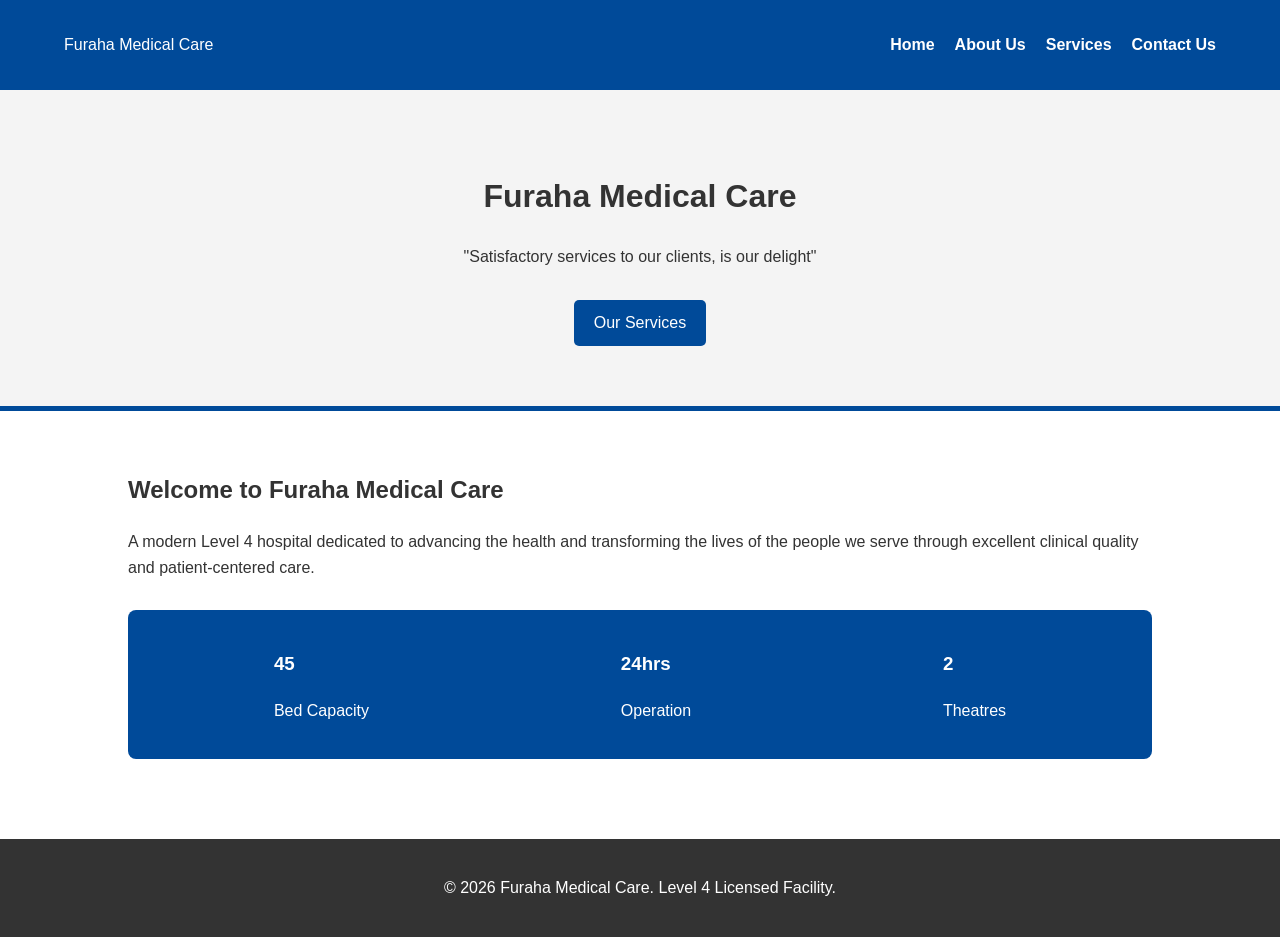
<file: index.html>
<!DOCTYPE html>
<html lang="en">
<head>
    <meta charset="UTF-8">
    <meta name="viewport" content="width=device-width, initial-scale=1.0">
    <title>Home | Furaha Medical Care</title>
    <link rel="stylesheet" href="style.css">
</head>
<body>
    <nav>
        <div class="logo">Furaha Medical Care</div>
        <ul>
            <li><a href="index.html">Home</a></li>
            <li><a href="about.html">About Us</a></li>
            <li><a href="services.html">Services</a></li>
            <li><a href="contact.html">Contact Us</a></li>
        </ul>
    </nav>

    <header class="hero">
        <h1>Furaha Medical Care</h1>
        <p>"Satisfactory services to our clients, is our delight"</p>
        <a href="services.html" class="btn">Our Services</a>
    </header>

    <section class="container">
        <h2>Welcome to Furaha Medical Care</h2>
        <p>A modern Level 4 hospital dedicated to advancing the health and transforming the lives of the people we serve through excellent clinical quality and patient-centered care.</p>
        
        <div class="stats">
            <div class="stat-item"><h3>45</h3><p>Bed Capacity</p></div>
            <div class="stat-item"><h3>24hrs</h3><p>Operation</p></div>
            <div class="stat-item"><h3>2</h3><p>Theatres</p></div>
        </div>
    </section>

    <footer>
        <p>&copy; 2026 Furaha Medical Care. Level 4 Licensed Facility.</p>
    </footer>
</body>
</html>
</file>
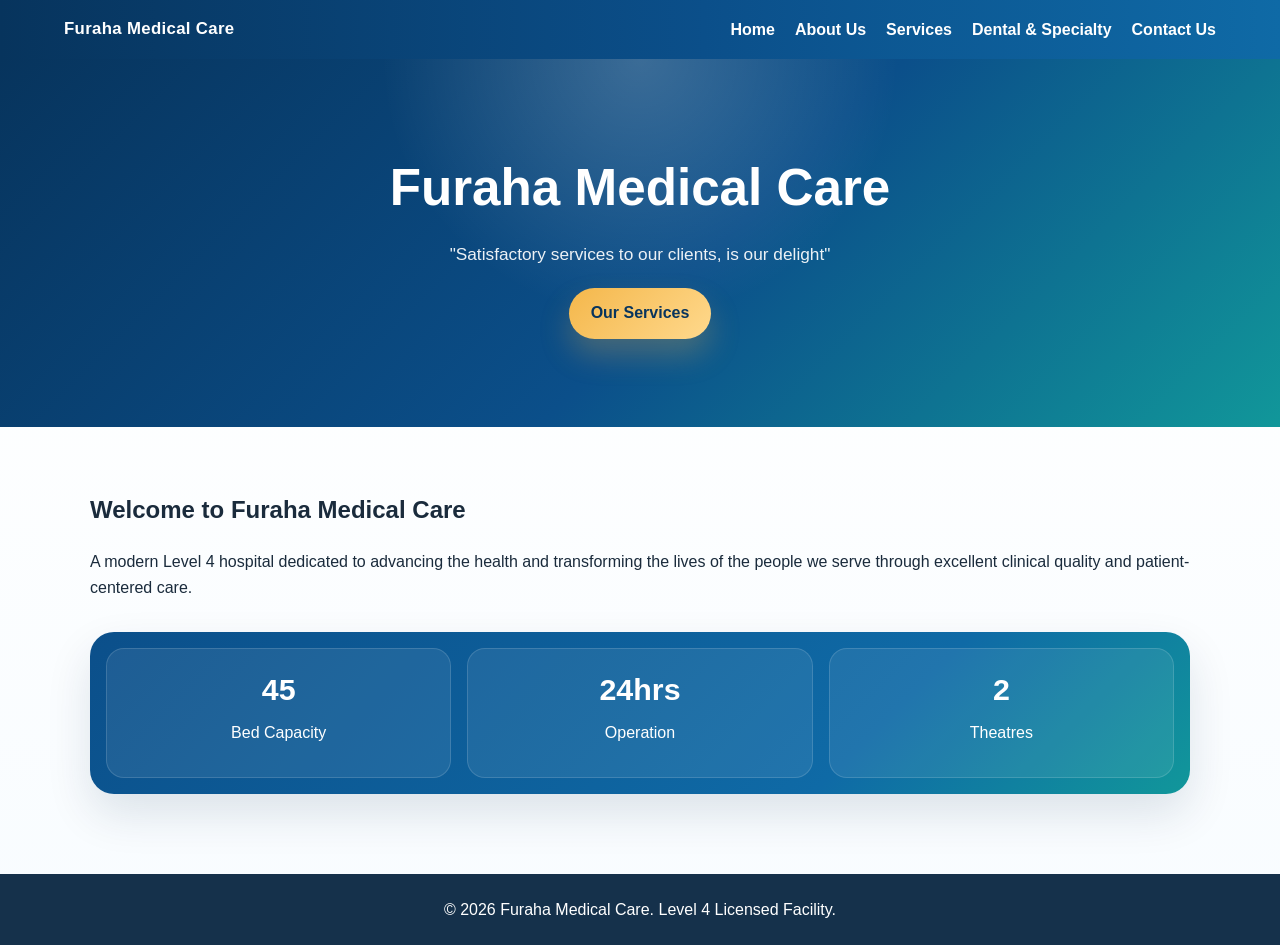
<file: furahamedicalcare/index.html>
<!DOCTYPE html>
<html lang="en">
<head>
    <meta charset="UTF-8">
    <meta name="viewport" content="width=device-width, initial-scale=1.0">
    <title>Home | Furaha Medical Care</title>
    <link rel="stylesheet" href="style.css">
</head>
<body>
    <nav>
        <div class="logo">Furaha Medical Care</div>
        <ul>
            <li><a href="index.html">Home</a></li>
            <li><a href="about.html">About Us</a></li>
            <li><a href="services.html">Services</a></li>
            <li><a href="dental.html">Dental & Specialty</a></li>
            <li><a href="contact.html">Contact Us</a></li>
        </ul>
    </nav>

    <header class="hero">
        <h1>Furaha Medical Care</h1>
        <p>"Satisfactory services to our clients, is our delight"</p>
        <a href="services.html" class="btn">Our Services</a>
    </header>

    <section class="container">
        <h2>Welcome to Furaha Medical Care</h2>
        <p>A modern Level 4 hospital dedicated to advancing the health and transforming the lives of the people we serve through excellent clinical quality and patient-centered care.</p>
        
        <div class="stats">
            <div class="stat-item"><h3>45</h3><p>Bed Capacity</p></div>
            <div class="stat-item"><h3>24hrs</h3><p>Operation</p></div>
            <div class="stat-item"><h3>2</h3><p>Theatres</p></div>
        </div>
    </section>

    <footer>
        <p>&copy; 2026 Furaha Medical Care. Level 4 Licensed Facility.</p>
    </footer>
</body>
</html>
</file>
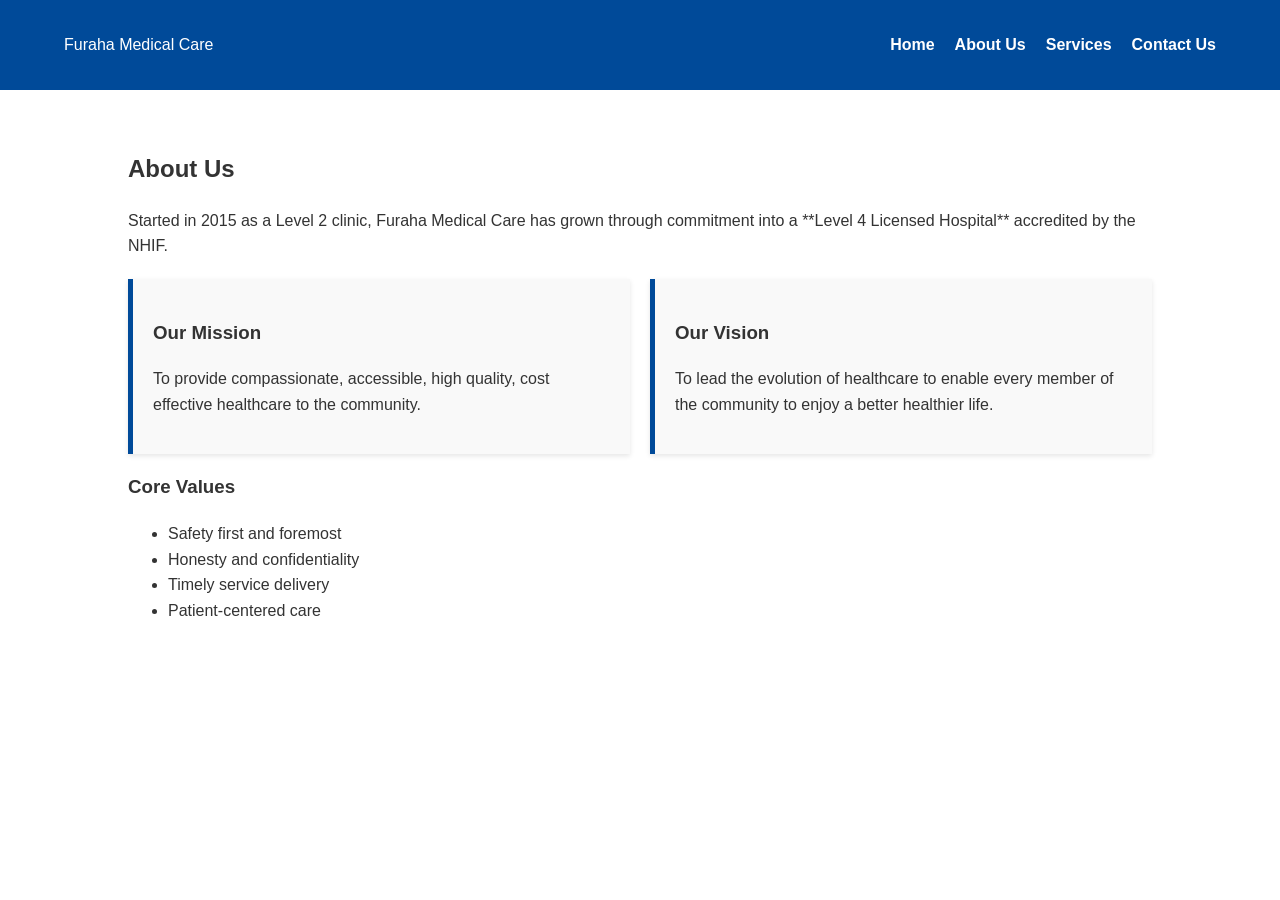
<file: about.html>
<!DOCTYPE html>
<html lang="en">
<head>
    <meta charset="UTF-8">
    <meta name="viewport" content="width=device-width, initial-scale=1.0">
    <title>About Us | Furaha Medical Care</title>
    <link rel="stylesheet" href="style.css">
</head>
<body>
    <nav>
        <div class="logo">Furaha Medical Care</div>
        <ul>
            <li><a href="index.html">Home</a></li>
            <li><a href="about.html">About Us</a></li>
            <li><a href="services.html">Services</a></li>
            <li><a href="contact.html">Contact Us</a></li>
        </ul>
    </nav>

    <section class="container">
        <h1>About Us</h1>
        <p>Started in 2015 as a Level 2 clinic, Furaha Medical Care has grown through commitment into a **Level 4 Licensed Hospital** accredited by the NHIF.</p>
        
        <div class="grid">
            <div class="card">
                <h3>Our Mission</h3>
                <p>To provide compassionate, accessible, high quality, cost effective healthcare to the community.</p>
            </div>
            <div class="card">
                <h3>Our Vision</h3>
                <p>To lead the evolution of healthcare to enable every member of the community to enjoy a better healthier life.</p>
            </div>
        </div>

        <h3>Core Values</h3>
        <ul>
            <li>Safety first and foremost</li>
            <li>Honesty and confidentiality</li>
            <li>Timely service delivery</li>
            <li>Patient-centered care</li>
        </ul>
    </section>
</body>
</html>
</file>
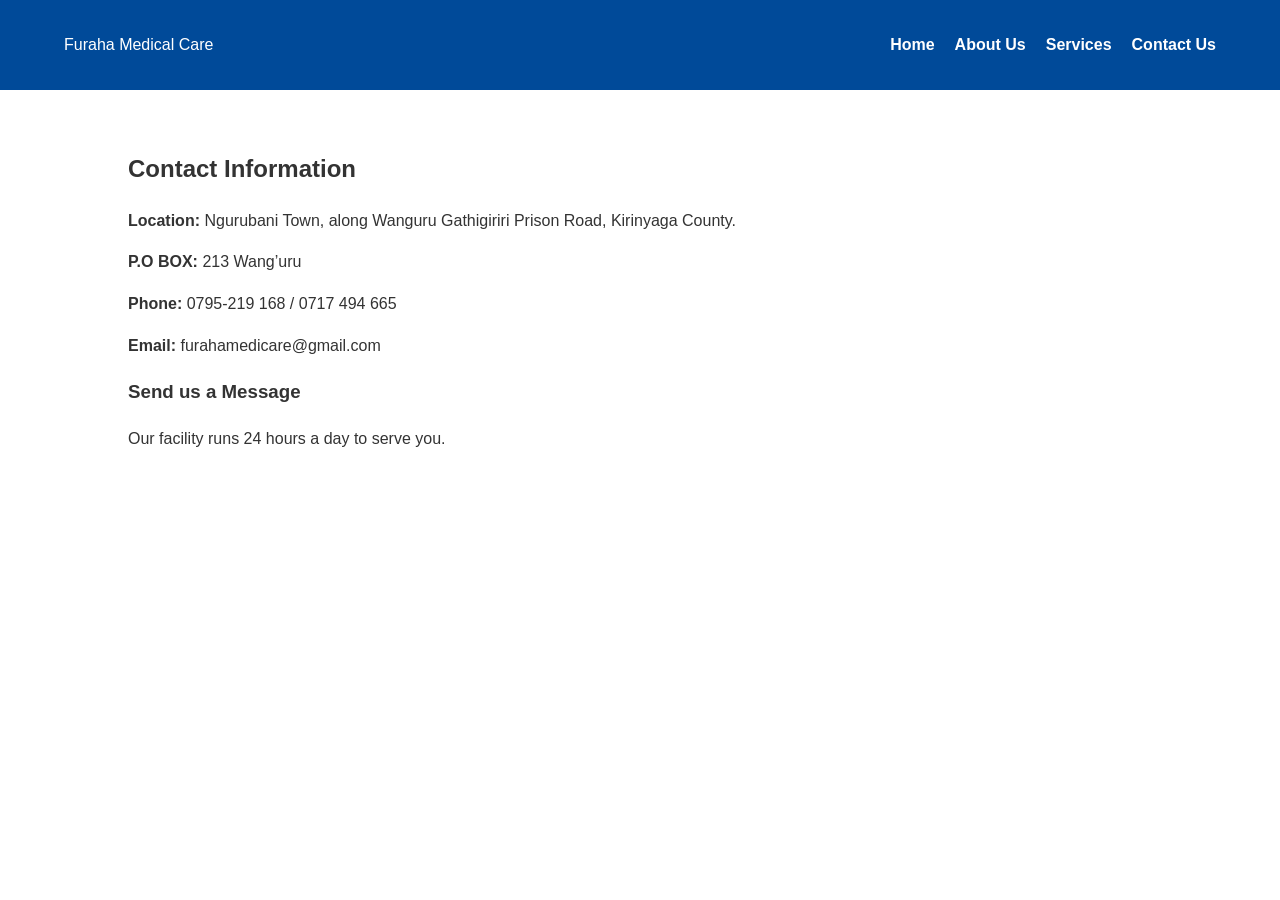
<file: contact.html>
<!DOCTYPE html>
<html lang="en">
<head>
    <meta charset="UTF-8">
    <meta name="viewport" content="width=device-width, initial-scale=1.0">
    <title>Contact Us | Furaha Medical Care</title>
    <link rel="stylesheet" href="style.css">
</head>
<body>
    <nav>
        <div class="logo">Furaha Medical Care</div>
        <ul>
            <li><a href="index.html">Home</a></li>
            <li><a href="about.html">About Us</a></li>
            <li><a href="services.html">Services</a></li>
            <li><a href="contact.html">Contact Us</a></li>
        </ul>
    </nav>

    <section class="container">
        <h1>Contact Information</h1>
        <p><strong>Location:</strong> Ngurubani Town, along Wanguru Gathigiriri Prison Road, Kirinyaga County.</p>
        <p><strong>P.O BOX:</strong> 213 Wang’uru</p>
        <p><strong>Phone:</strong> 0795-219 168 / 0717 494 665</p>
        <p><strong>Email:</strong> furahamedicare@gmail.com</p>
        
        <div class="form-box">
            <h3>Send us a Message</h3>
            <p>Our facility runs 24 hours a day to serve you.</p>
        </div>
    </section>
</body>
</html>
</file>
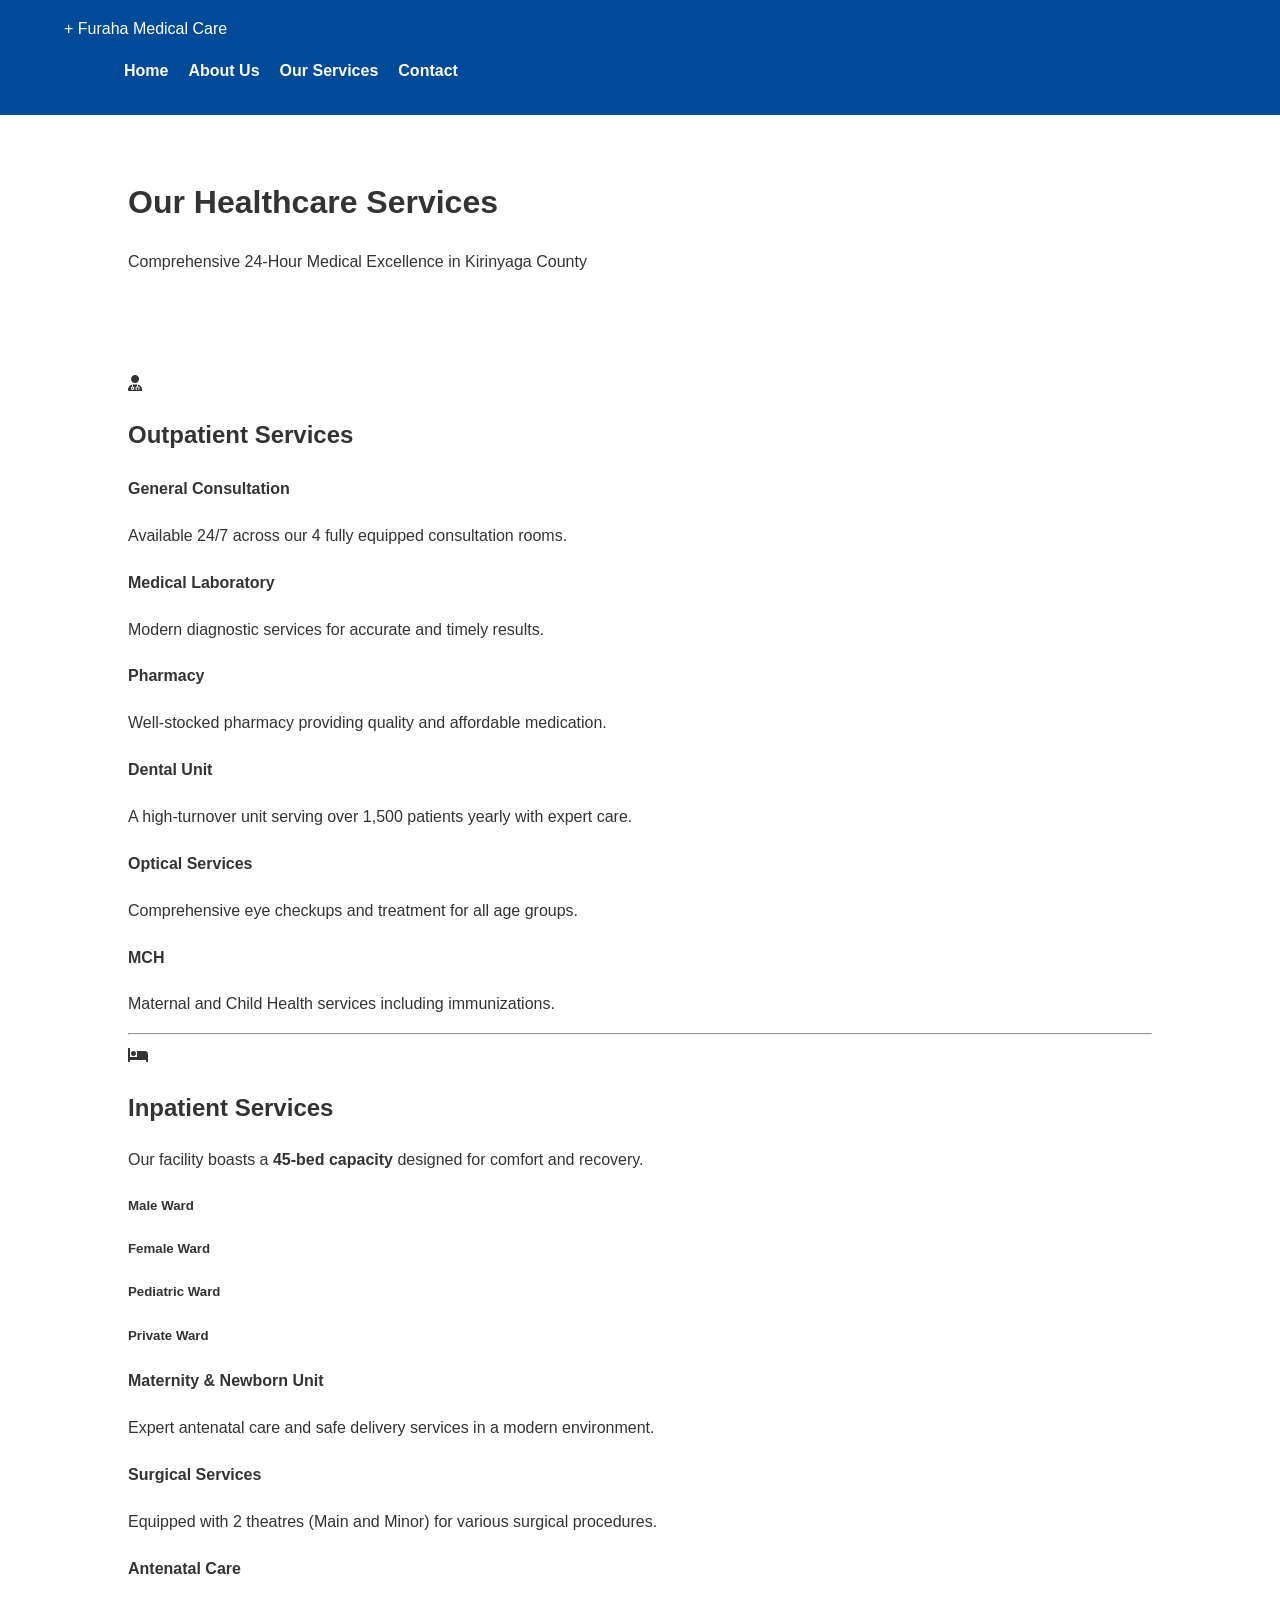
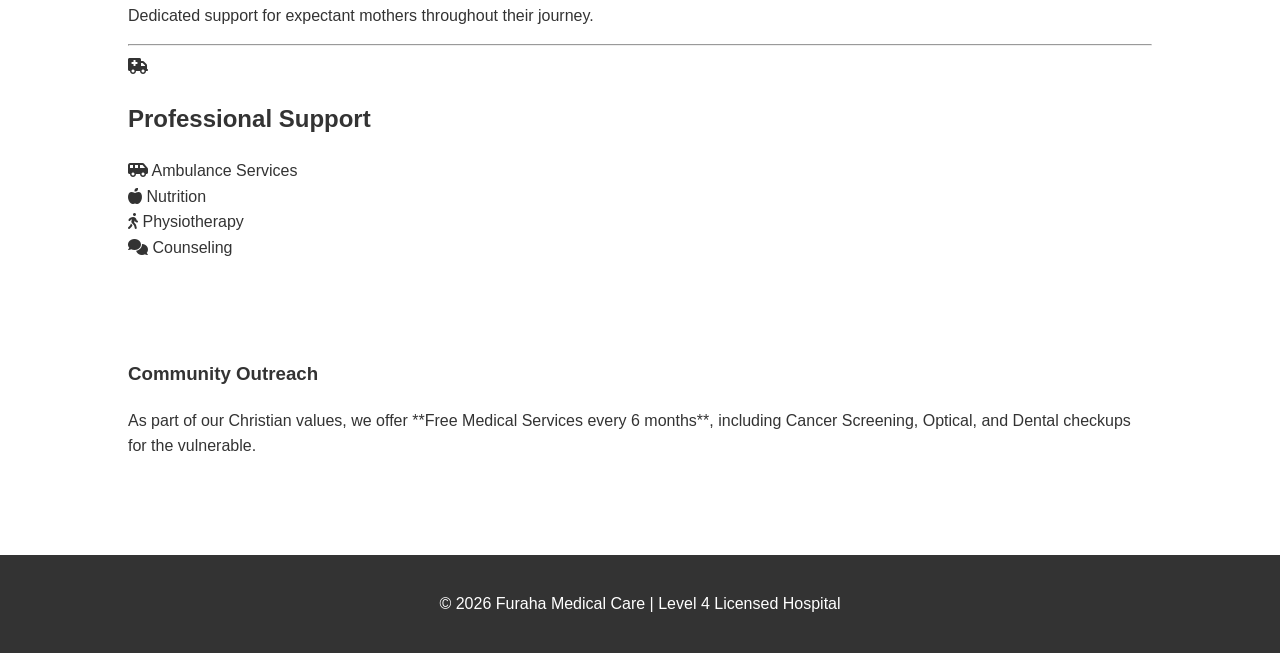
<file: services.html>
<!DOCTYPE html>
<html lang="en">
<head>
    <meta charset="UTF-8">
    <meta name="viewport" content="width=device-width, initial-scale=1.0">
    <title>Our Services | Furaha Medical Care</title>
    <link rel="stylesheet" href="style.css">
    <link rel="stylesheet" href="https://cdnjs.cloudflare.com/ajax/libs/font-awesome/6.0.0/css/all.min.css">
</head>
<body>

    <nav>
        <div class="container-wide navbar">
            <div class="logo">
                <span class="plus">+</span> Furaha <span>Medical Care</span>
            </div>
            <ul class="nav-links">
                <li><a href="index.html">Home</a></li>
                <li><a href="about.html">About Us</a></li>
                <li><a href="services.html" class="active">Our Services</a></li>
                <li><a href="contact.html">Contact</a></li>
            </ul>
        </div>
    </nav>

    <header class="page-banner">
        <div class="container">
            <h1>Our Healthcare Services</h1>
            <p>Comprehensive 24-Hour Medical Excellence in Kirinyaga County</p>
        </div>
    </header>

    <section class="services-content container">
        
        <div class="service-category">
            <div class="category-header">
                <i class="fas fa-user-md"></i>
                <h2>Outpatient Services</h2>
            </div>
            <div class="grid-3">
                <div class="service-card">
                    <h4>General Consultation</h4>
                    <p>Available 24/7 across our 4 fully equipped consultation rooms.</p>
                </div>
                <div class="service-card">
                    <h4>Medical Laboratory</h4>
                    <p>Modern diagnostic services for accurate and timely results.</p>
                </div>
                <div class="service-card">
                    <h4>Pharmacy</h4>
                    <p>Well-stocked pharmacy providing quality and affordable medication.</p>
                </div>
                <div class="service-card highlight">
                    <h4>Dental Unit</h4>
                    <p>A high-turnover unit serving over 1,500 patients yearly with expert care.</p>
                </div>
                <div class="service-card">
                    <h4>Optical Services</h4>
                    <p>Comprehensive eye checkups and treatment for all age groups.</p>
                </div>
                <div class="service-card">
                    <h4>MCH</h4>
                    <p>Maternal and Child Health services including immunizations.</p>
                </div>
            </div>
        </div>

        <hr class="section-divider">

        <div class="service-category">
            <div class="category-header">
                <i class="fas fa-bed"></i>
                <h2>Inpatient Services</h2>
            </div>
            <p class="category-desc">Our facility boasts a <strong>45-bed capacity</strong> designed for comfort and recovery.</p>
            <div class="grid-4">
                <div class="ward-card"><h5>Male Ward</h5></div>
                <div class="ward-card"><h5>Female Ward</h5></div>
                <div class="ward-card"><h5>Pediatric Ward</h5></div>
                <div class="ward-card"><h5>Private Ward</h5></div>
            </div>
            <div class="grid-3 mt-20">
                <div class="service-card">
                    <h4>Maternity & Newborn Unit</h4>
                    <p>Expert antenatal care and safe delivery services in a modern environment.</p>
                </div>
                <div class="service-card">
                    <h4>Surgical Services</h4>
                    <p>Equipped with 2 theatres (Main and Minor) for various surgical procedures.</p>
                </div>
                <div class="service-card">
                    <h4>Antenatal Care</h4>
                    <p>Dedicated support for expectant mothers throughout their journey.</p>
                </div>
            </div>
        </div>

        <hr class="section-divider">

        <div class="service-category">
            <div class="category-header">
                <i class="fas fa-ambulance"></i>
                <h2>Professional Support</h2>
            </div>
            <div class="grid-4">
                <div class="support-item">
                    <i class="fas fa-shuttle-van"></i>
                    <span>Ambulance Services</span>
                </div>
                <div class="support-item">
                    <i class="fas fa-apple-alt"></i>
                    <span>Nutrition</span>
                </div>
                <div class="support-item">
                    <i class="fas fa-walking"></i>
                    <span>Physiotherapy</span>
                </div>
                <div class="support-item">
                    <i class="fas fa-comments"></i>
                    <span>Counseling</span>
                </div>
            </div>
        </div>

    </section>

    <section class="outreach-banner">
        <div class="container">
            <h3>Community Outreach</h3>
            <p>As part of our Christian values, we offer **Free Medical Services every 6 months**, including Cancer Screening, Optical, and Dental checkups for the vulnerable.</p>
        </div>
    </section>

    <footer>
        <div class="footer-bottom">
            <p>&copy; 2026 Furaha Medical Care | Level 4 Licensed Hospital</p>
        </div>
    </footer>

</body>
</html>
</file>
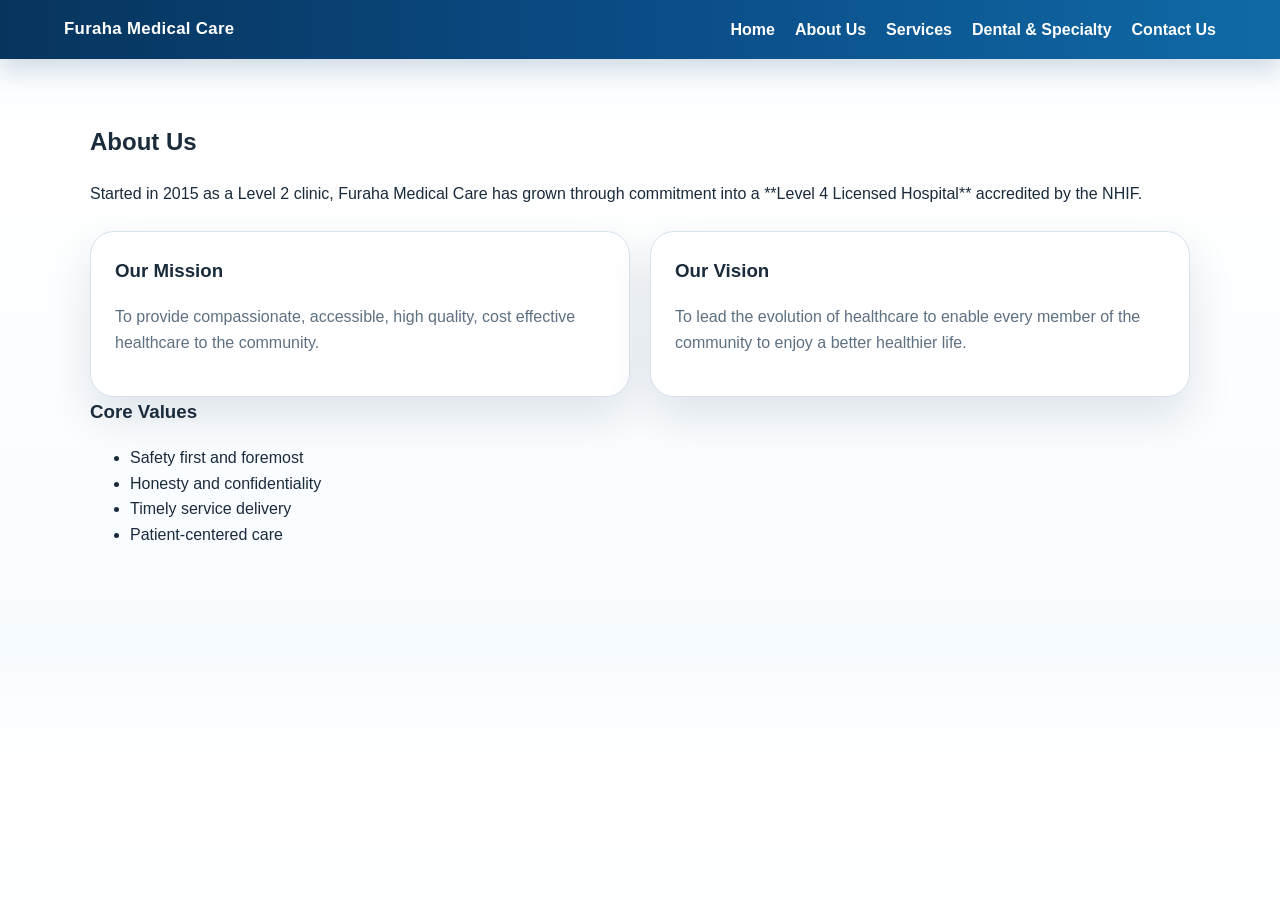
<file: furahamedicalcare/about.html>
<!DOCTYPE html>
<html lang="en">
<head>
    <meta charset="UTF-8">
    <meta name="viewport" content="width=device-width, initial-scale=1.0">
    <title>About Us | Furaha Medical Care</title>
    <link rel="stylesheet" href="style.css">
</head>
<body>
    <nav>
        <div class="logo">Furaha Medical Care</div>
        <ul>
            <li><a href="index.html">Home</a></li>
            <li><a href="about.html">About Us</a></li>
            <li><a href="services.html">Services</a></li>
            <li><a href="dental.html">Dental & Specialty</a></li>
            <li><a href="contact.html">Contact Us</a></li>
        </ul>
    </nav>

    <section class="container">
        <h1>About Us</h1>
        <p>Started in 2015 as a Level 2 clinic, Furaha Medical Care has grown through commitment into a **Level 4 Licensed Hospital** accredited by the NHIF.</p>
        
        <div class="grid">
            <div class="card">
                <h3>Our Mission</h3>
                <p>To provide compassionate, accessible, high quality, cost effective healthcare to the community.</p>
            </div>
            <div class="card">
                <h3>Our Vision</h3>
                <p>To lead the evolution of healthcare to enable every member of the community to enjoy a better healthier life.</p>
            </div>
        </div>

        <h3>Core Values</h3>
        <ul>
            <li>Safety first and foremost</li>
            <li>Honesty and confidentiality</li>
            <li>Timely service delivery</li>
            <li>Patient-centered care</li>
        </ul>
    </section>
</body>
</html>
</file>
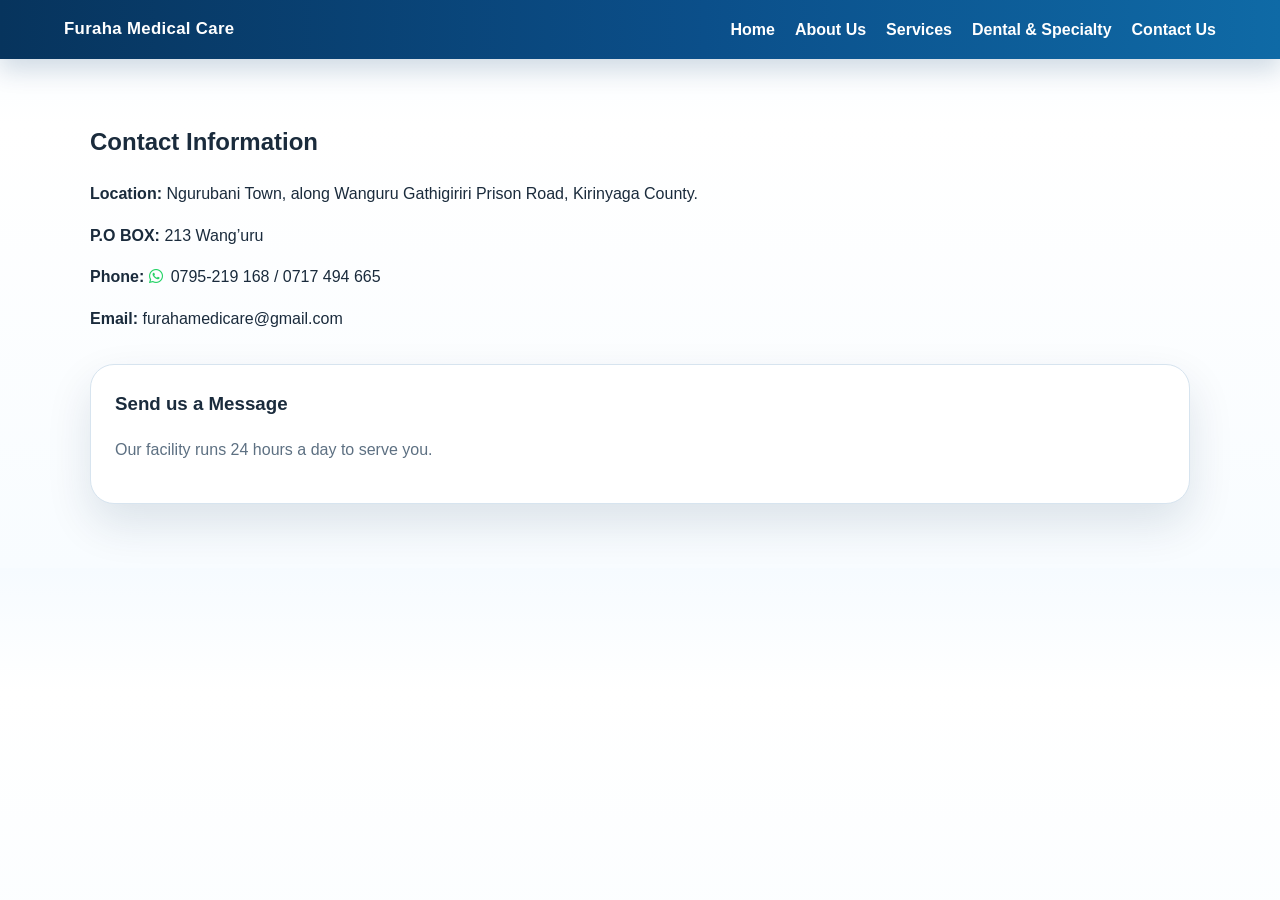
<file: furahamedicalcare/contact.html>
<!DOCTYPE html>
<html lang="en">
<head>
    <meta charset="UTF-8">
    <meta name="viewport" content="width=device-width, initial-scale=1.0">
    <title>Contact Us | Furaha Medical Care</title>
    <link rel="stylesheet" href="style.css">
    <link rel="stylesheet" href="https://cdnjs.cloudflare.com/ajax/libs/font-awesome/6.4.0/css/all.min.css">
</head>
<body>
    <nav>
        <div class="logo">Furaha Medical Care</div>
        <ul>
            <li><a href="index.html">Home</a></li>
            <li><a href="about.html">About Us</a></li>
            <li><a href="services.html">Services</a></li>
            <li><a href="dental.html">Dental & Specialty</a></li>
            <li><a href="contact.html">Contact Us</a></li>
        </ul>
    </nav>

    <section class="container">
        <h1>Contact Information</h1>
        <p><strong>Location:</strong> Ngurubani Town, along Wanguru Gathigiriri Prison Road, Kirinyaga County.</p>
        <p><strong>P.O BOX:</strong> 213 Wang’uru</p>
        <p><strong>Phone:</strong> <a href="https://wa.me/254795219168" style="text-decoration: none; color: inherit;"><i class="fab fa-whatsapp" style="color: #25D366; margin-right: 0.5rem;"></i>0795-219 168</a> / 0717 494 665</p>
        <p><strong>Email:</strong> furahamedicare@gmail.com</p>
        
        <div class="form-box">
            <h3>Send us a Message</h3>
            <p>Our facility runs 24 hours a day to serve you.</p>
        </div>
    </section>
</body>
</html>
</file>
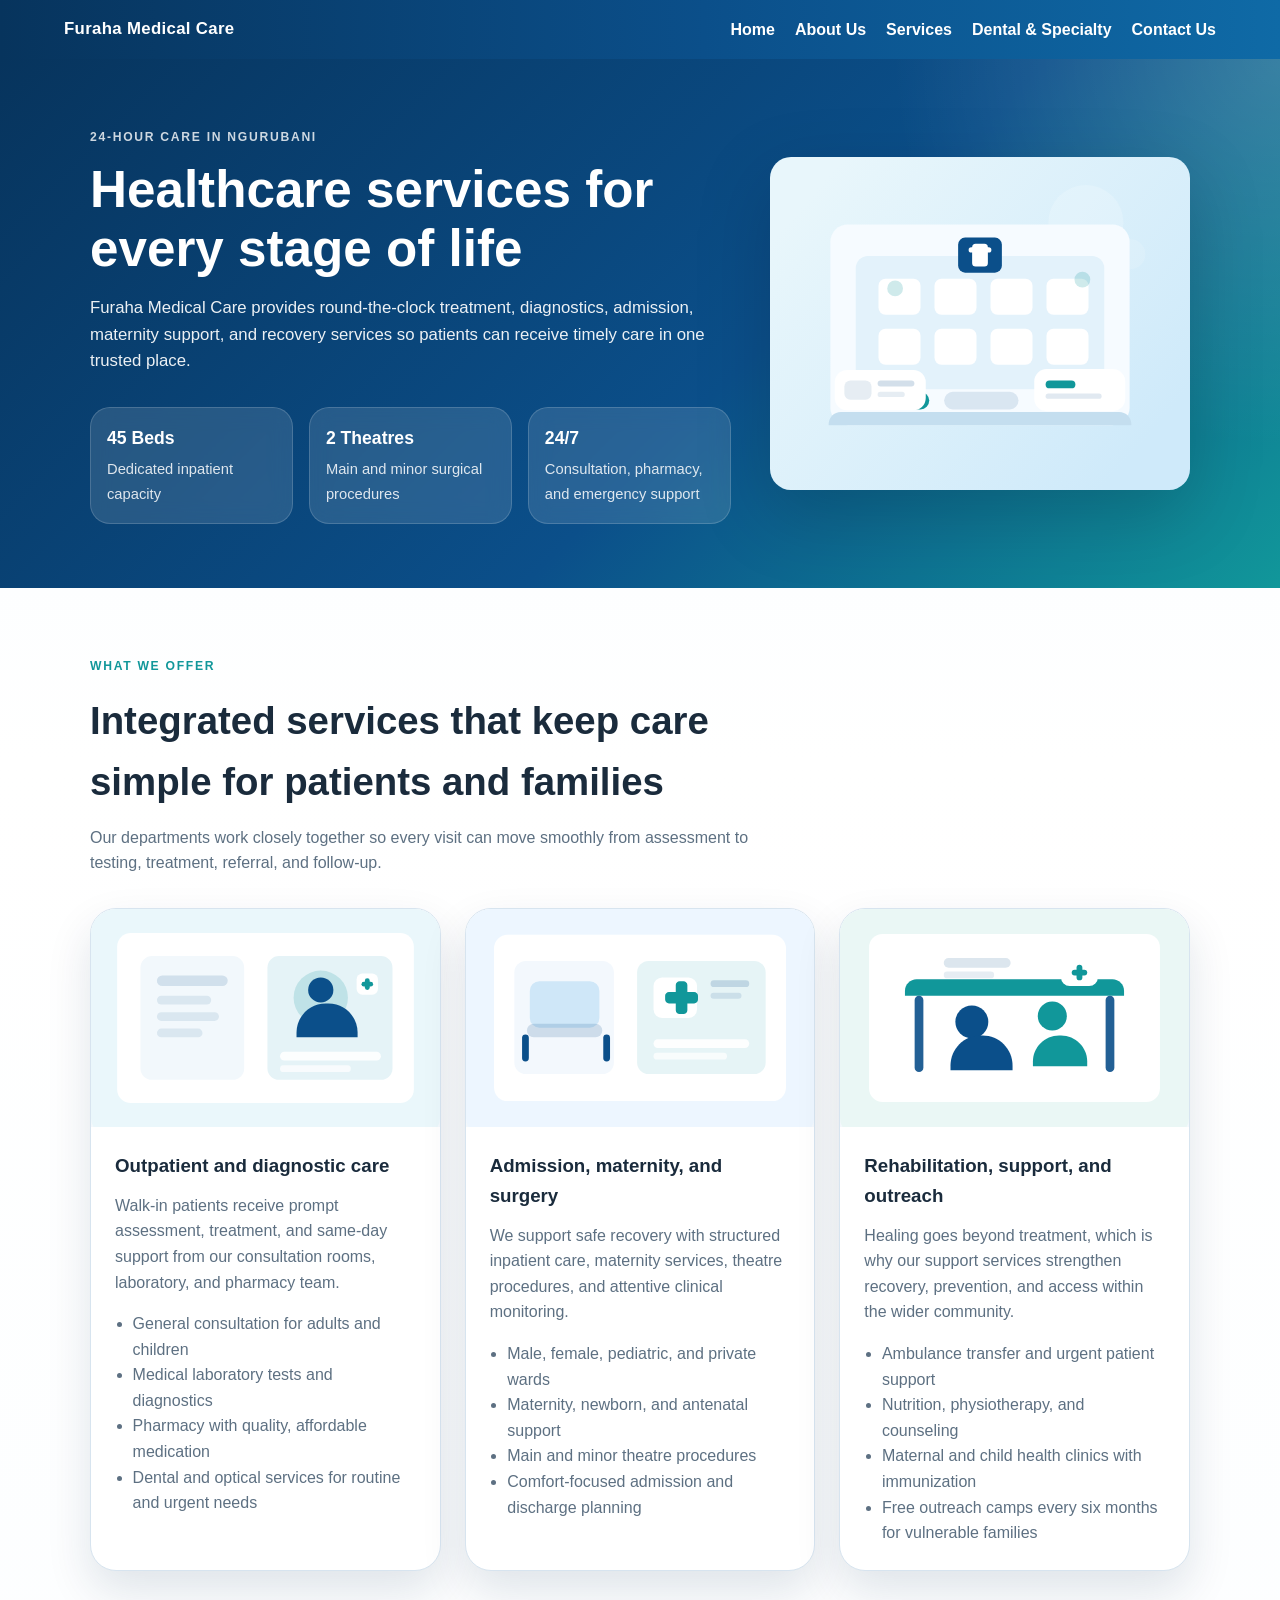
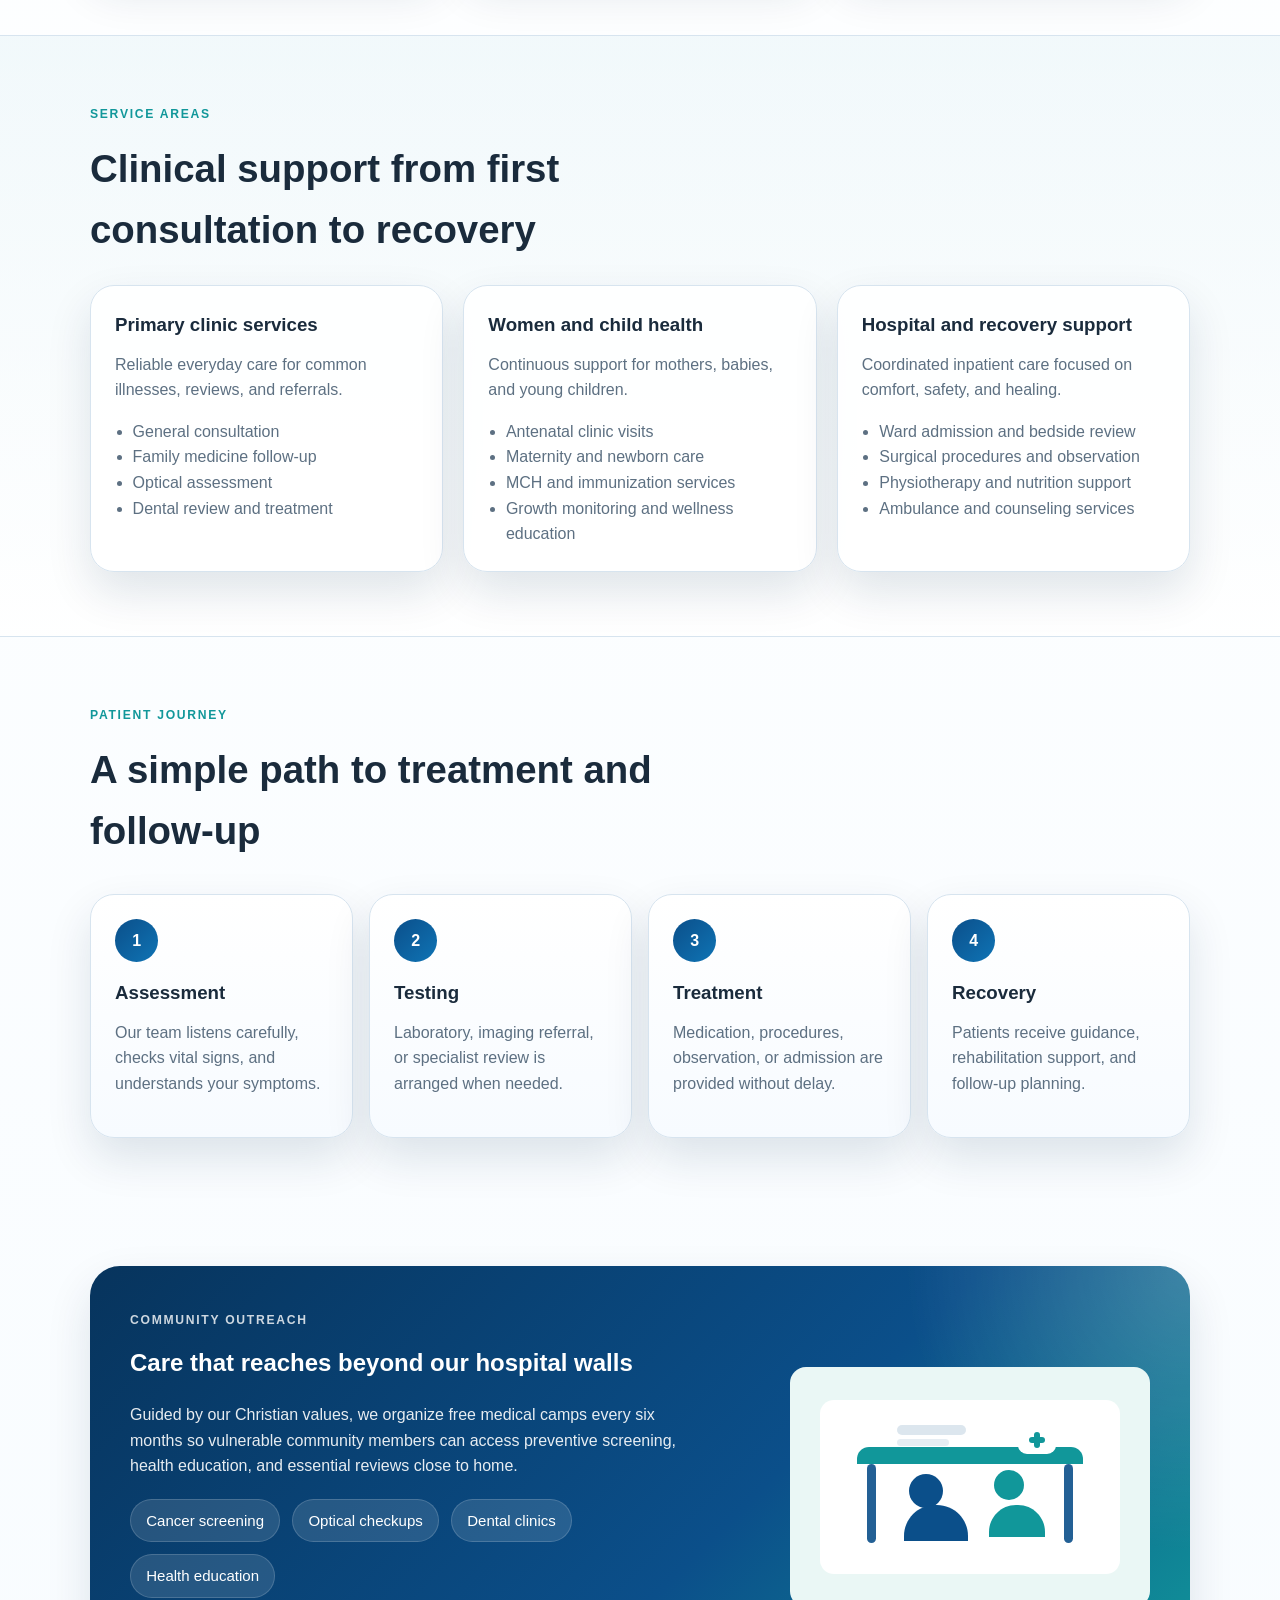
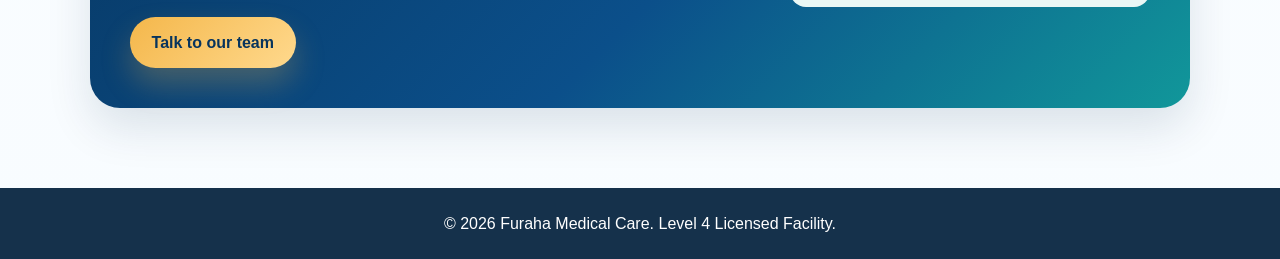
<file: furahamedicalcare/services.html>
<!DOCTYPE html>
<html lang="en">
<head>
    <meta charset="UTF-8">
    <meta name="viewport" content="width=device-width, initial-scale=1.0">
    <title>Our Services | Furaha Medical Care</title>
    <link rel="stylesheet" href="style.css">
</head>
<body>
    <nav>
        <div class="logo">Furaha Medical Care</div>
        <ul>
            <li><a href="index.html">Home</a></li>
            <li><a href="about.html">About Us</a></li>
            <li><a href="services.html">Services</a></li>
            <li><a href="dental.html">Dental & Specialty</a></li>
            <li><a href="contact.html">Contact Us</a></li>
        </ul>
    </nav>

    <header class="page-banner services-banner">
        <div class="container banner-layout">
            <div class="banner-copy">
                <p class="eyebrow">24-hour care in Ngurubani</p>
                <h1>Healthcare services for every stage of life</h1>
                <p>
                    Furaha Medical Care provides round-the-clock treatment, diagnostics, admission,
                    maternity support, and recovery services so patients can receive timely care in
                    one trusted place.
                </p>
                <div class="hero-highlights">
                    <div class="highlight-chip">
                        <strong>45 Beds</strong>
                        <span>Dedicated inpatient capacity</span>
                    </div>
                    <div class="highlight-chip">
                        <strong>2 Theatres</strong>
                        <span>Main and minor surgical procedures</span>
                    </div>
                    <div class="highlight-chip">
                        <strong>24/7</strong>
                        <span>Consultation, pharmacy, and emergency support</span>
                    </div>
                </div>
            </div>
            <div class="banner-media">
                <img src="images/services-hero.svg" alt="Illustration of Furaha Medical Care services">
            </div>
        </div>
    </header>

    <main>
        <section class="container">
            <div class="section-heading">
                <p class="eyebrow">What we offer</p>
                <h2>Integrated services that keep care simple for patients and families</h2>
                <p>
                    Our departments work closely together so every visit can move smoothly from
                    assessment to testing, treatment, referral, and follow-up.
                </p>
            </div>

            <div class="feature-grid">
                <article class="feature-card">
                    <img src="images/outpatient-care.svg" alt="Illustration showing outpatient care and diagnostics">
                    <div class="feature-card-body">
                        <h3>Outpatient and diagnostic care</h3>
                        <p>
                            Walk-in patients receive prompt assessment, treatment, and same-day
                            support from our consultation rooms, laboratory, and pharmacy team.
                        </p>
                        <ul class="service-list">
                            <li>General consultation for adults and children</li>
                            <li>Medical laboratory tests and diagnostics</li>
                            <li>Pharmacy with quality, affordable medication</li>
                            <li>Dental and optical services for routine and urgent needs</li>
                        </ul>
                    </div>
                </article>

                <article class="feature-card">
                    <img src="images/inpatient-care.svg" alt="Illustration showing inpatient wards and surgery support">
                    <div class="feature-card-body">
                        <h3>Admission, maternity, and surgery</h3>
                        <p>
                            We support safe recovery with structured inpatient care, maternity
                            services, theatre procedures, and attentive clinical monitoring.
                        </p>
                        <ul class="service-list">
                            <li>Male, female, pediatric, and private wards</li>
                            <li>Maternity, newborn, and antenatal support</li>
                            <li>Main and minor theatre procedures</li>
                            <li>Comfort-focused admission and discharge planning</li>
                        </ul>
                    </div>
                </article>

                <article class="feature-card">
                    <img src="images/community-outreach.svg" alt="Illustration showing counseling, nutrition, and outreach care">
                    <div class="feature-card-body">
                        <h3>Rehabilitation, support, and outreach</h3>
                        <p>
                            Healing goes beyond treatment, which is why our support services
                            strengthen recovery, prevention, and access within the wider community.
                        </p>
                        <ul class="service-list">
                            <li>Ambulance transfer and urgent patient support</li>
                            <li>Nutrition, physiotherapy, and counseling</li>
                            <li>Maternal and child health clinics with immunization</li>
                            <li>Free outreach camps every six months for vulnerable families</li>
                        </ul>
                    </div>
                </article>
            </div>
        </section>

        <section class="care-strip">
            <div class="container">
                <div class="section-heading compact">
                    <p class="eyebrow">Service areas</p>
                    <h2>Clinical support from first consultation to recovery</h2>
                </div>

                <div class="service-columns">
                    <article class="service-group">
                        <h3>Primary clinic services</h3>
                        <p>Reliable everyday care for common illnesses, reviews, and referrals.</p>
                        <ul>
                            <li>General consultation</li>
                            <li>Family medicine follow-up</li>
                            <li>Optical assessment</li>
                            <li>Dental review and treatment</li>
                        </ul>
                    </article>

                    <article class="service-group">
                        <h3>Women and child health</h3>
                        <p>Continuous support for mothers, babies, and young children.</p>
                        <ul>
                            <li>Antenatal clinic visits</li>
                            <li>Maternity and newborn care</li>
                            <li>MCH and immunization services</li>
                            <li>Growth monitoring and wellness education</li>
                        </ul>
                    </article>

                    <article class="service-group">
                        <h3>Hospital and recovery support</h3>
                        <p>Coordinated inpatient care focused on comfort, safety, and healing.</p>
                        <ul>
                            <li>Ward admission and bedside review</li>
                            <li>Surgical procedures and observation</li>
                            <li>Physiotherapy and nutrition support</li>
                            <li>Ambulance and counseling services</li>
                        </ul>
                    </article>
                </div>
            </div>
        </section>

        <section class="container">
            <div class="section-heading">
                <p class="eyebrow">Patient journey</p>
                <h2>A simple path to treatment and follow-up</h2>
            </div>

            <div class="journey-grid">
                <article class="journey-step">
                    <div class="step-number">1</div>
                    <h3>Assessment</h3>
                    <p>Our team listens carefully, checks vital signs, and understands your symptoms.</p>
                </article>

                <article class="journey-step">
                    <div class="step-number">2</div>
                    <h3>Testing</h3>
                    <p>Laboratory, imaging referral, or specialist review is arranged when needed.</p>
                </article>

                <article class="journey-step">
                    <div class="step-number">3</div>
                    <h3>Treatment</h3>
                    <p>Medication, procedures, observation, or admission are provided without delay.</p>
                </article>

                <article class="journey-step">
                    <div class="step-number">4</div>
                    <h3>Recovery</h3>
                    <p>Patients receive guidance, rehabilitation support, and follow-up planning.</p>
                </article>
            </div>
        </section>

        <section class="container">
            <div class="outreach-panel">
                <div>
                    <p class="eyebrow">Community outreach</p>
                    <h2>Care that reaches beyond our hospital walls</h2>
                    <p>
                        Guided by our Christian values, we organize free medical camps every six
                        months so vulnerable community members can access preventive screening,
                        health education, and essential reviews close to home.
                    </p>
                    <div class="pill-row">
                        <span class="pill">Cancer screening</span>
                        <span class="pill">Optical checkups</span>
                        <span class="pill">Dental clinics</span>
                        <span class="pill">Health education</span>
                    </div>
                    <a href="contact.html" class="btn">Talk to our team</a>
                </div>
                <img src="images/community-outreach.svg" alt="Illustration of a community medical outreach day">
            </div>
        </section>
    </main>

    <footer>
        <p>&copy; 2026 Furaha Medical Care. Level 4 Licensed Facility.</p>
    </footer>
</body>
</html>
</file>
<file: style.css>
body { font-family: Arial, sans-serif; margin: 0; line-height: 1.6; color: #333; }
nav { background: #004a99; color: white; display: flex; justify-content: space-between; padding: 1rem 5%; align-items: center; }
nav ul { list-style: none; display: flex; }
nav ul li { margin-left: 20px; }
nav ul li a { color: white; text-decoration: none; font-weight: bold; }
.hero { background: #f4f4f4; text-align: center; padding: 60px 20px; border-bottom: 5px solid #004a99; }
.container { padding: 40px 10%; }
.grid { display: grid; grid-template-columns: repeat(auto-fit, minmax(250px, 1fr)); gap: 20px; margin-top: 20px; }
.card, .service-list { background: #f9f9f9; padding: 20px; border-left: 5px solid #004a99; box-shadow: 0 2px 5px rgba(0,0,0,0.1); }
.btn { background: #004a99; color: white; padding: 10px 20px; text-decoration: none; border-radius: 5px; display: inline-block; margin-top: 15px; }
.stats { display: flex; justify-content: space-around; background: #004a99; color: white; padding: 20px; margin-top: 30px; border-radius: 8px; }
footer { text-align: center; padding: 20px; background: #333; color: white; margin-top: 40px; }
</file>
<file: furahamedicalcare/style.css>
:root {
    --primary: #0b4f8a;
    --primary-dark: #07345d;
    --secondary: #11979a;
    --accent: #f4b74b;
    --text: #1a2b3c;
    --muted: #5d7082;
    --surface: #ffffff;
    --surface-soft: #f3f8fc;
    --surface-tint: #e5f3f7;
    --border: #d7e4ef;
    --shadow: 0 20px 45px rgba(8, 42, 74, 0.12);
}

* {
    box-sizing: border-box;
}

html {
    scroll-behavior: smooth;
}

body {
    margin: 0;
    font-family: "Segoe UI", Tahoma, Geneva, Verdana, sans-serif;
    line-height: 1.6;
    color: var(--text);
    background: linear-gradient(180deg, #f6fbff 0%, #ffffff 22%, #f8fcff 100%);
}

img {
    display: block;
    max-width: 100%;
}

a {
    color: inherit;
}

h1,
h2,
h3,
h4,
h5,
p,
ul {
    margin-top: 0;
}

nav {
    display: flex;
    justify-content: space-between;
    align-items: center;
    gap: 1.5rem;
    flex-wrap: wrap;
    padding: 1rem 5%;
    background: linear-gradient(90deg, var(--primary-dark) 0%, var(--primary) 55%, #0f6aa6 100%);
    color: white;
    box-shadow: 0 12px 25px rgba(7, 52, 93, 0.16);
}

.logo {
    font-size: 1.05rem;
    font-weight: 700;
    letter-spacing: 0.02em;
}

nav ul {
    display: flex;
    flex-wrap: wrap;
    gap: 1.25rem;
    list-style: none;
    margin: 0;
    padding: 0;
}

nav ul li {
    margin: 0;
}

nav ul li a {
    color: white;
    text-decoration: none;
    font-weight: 600;
    padding-bottom: 0.2rem;
    border-bottom: 2px solid transparent;
    transition: border-color 0.2s ease, opacity 0.2s ease;
}

nav ul li a:hover,
nav ul li a:focus-visible {
    border-color: rgba(255, 255, 255, 0.82);
    opacity: 0.95;
}

.hero {
    text-align: center;
    color: white;
    padding: 5.5rem 1.25rem;
    background:
        radial-gradient(circle at top, rgba(255, 255, 255, 0.2), transparent 35%),
        linear-gradient(135deg, var(--primary-dark) 0%, var(--primary) 55%, var(--secondary) 100%);
}

.hero h1 {
    font-size: clamp(2.2rem, 4vw, 4rem);
    margin-bottom: 0.75rem;
}

.hero p {
    max-width: 42rem;
    margin: 0 auto;
    font-size: 1.08rem;
    color: rgba(255, 255, 255, 0.92);
}

.container {
    width: min(1100px, calc(100% - 2.5rem));
    margin: 0 auto;
    padding: 4rem 0;
}

.page-banner {
    color: white;
    background:
        radial-gradient(circle at top right, rgba(255, 255, 255, 0.18), transparent 28%),
        linear-gradient(135deg, var(--primary-dark) 0%, var(--primary) 58%, var(--secondary) 100%);
}

.banner-layout {
    display: grid;
    grid-template-columns: minmax(0, 1.2fr) minmax(260px, 0.8fr);
    gap: 2rem;
    align-items: center;
}

.banner-copy h1 {
    font-size: clamp(2.3rem, 4vw, 4rem);
    line-height: 1.15;
    margin-bottom: 1rem;
}

.banner-copy p:last-of-type {
    max-width: 42rem;
    font-size: 1.05rem;
    color: rgba(255, 255, 255, 0.92);
}

.banner-media img {
    width: 100%;
    max-width: 420px;
    margin-left: auto;
    filter: drop-shadow(0 24px 36px rgba(0, 0, 0, 0.16));
}

.eyebrow {
    display: inline-block;
    margin-bottom: 0.85rem;
    font-size: 0.76rem;
    font-weight: 700;
    letter-spacing: 0.14em;
    text-transform: uppercase;
    color: var(--secondary);
}

.page-banner .eyebrow,
.outreach-panel .eyebrow {
    color: rgba(255, 255, 255, 0.8);
}

.btn {
    display: inline-block;
    margin-top: 1.2rem;
    padding: 0.8rem 1.35rem;
    border-radius: 999px;
    background: linear-gradient(135deg, var(--accent) 0%, #ffd98d 100%);
    color: var(--primary-dark);
    text-decoration: none;
    font-weight: 700;
    box-shadow: 0 16px 30px rgba(244, 183, 75, 0.26);
}

.stats {
    display: grid;
    grid-template-columns: repeat(auto-fit, minmax(160px, 1fr));
    gap: 1rem;
    margin-top: 2rem;
    padding: 1rem;
    border-radius: 24px;
    background: linear-gradient(135deg, var(--primary) 0%, #0f6aa6 70%, var(--secondary) 100%);
    color: white;
    box-shadow: var(--shadow);
}

.stat-item {
    padding: 1rem;
    text-align: center;
    background: rgba(255, 255, 255, 0.08);
    border: 1px solid rgba(255, 255, 255, 0.14);
    border-radius: 18px;
}

.stat-item h3 {
    margin-bottom: 0.35rem;
    font-size: 1.9rem;
}

.grid {
    display: grid;
    grid-template-columns: repeat(auto-fit, minmax(250px, 1fr));
    gap: 1.25rem;
    margin-top: 1.5rem;
}

.card,
.form-box {
    background: var(--surface);
    padding: 1.5rem;
    border-radius: 24px;
    border: 1px solid var(--border);
    box-shadow: var(--shadow);
}

.form-box {
    margin-top: 2rem;
}

.service-list {
    margin: 1rem 0 0;
    padding-left: 1.1rem;
    color: var(--muted);
}

.section-heading {
    max-width: 42rem;
    margin-bottom: 2rem;
}

.section-heading.compact {
    margin-bottom: 1.5rem;
}

.section-heading h2 {
    font-size: clamp(1.85rem, 3vw, 2.7rem);
    margin-bottom: 0.75rem;
}

.section-heading p:last-child,
.service-group p,
.journey-step p,
.feature-card-body p,
.form-box p,
.card p {
    color: var(--muted);
}

.hero-highlights {
    display: grid;
    grid-template-columns: repeat(3, minmax(0, 1fr));
    gap: 1rem;
    margin-top: 2rem;
}

.highlight-chip {
    padding: 1rem;
    border-radius: 20px;
    background: rgba(255, 255, 255, 0.12);
    border: 1px solid rgba(255, 255, 255, 0.16);
    backdrop-filter: blur(10px);
}

.highlight-chip strong {
    display: block;
    margin-bottom: 0.2rem;
    font-size: 1.1rem;
}

.highlight-chip span {
    color: rgba(255, 255, 255, 0.85);
    font-size: 0.92rem;
}

.feature-grid {
    display: grid;
    grid-template-columns: repeat(3, minmax(0, 1fr));
    gap: 1.5rem;
}

.feature-card {
    overflow: hidden;
    background: var(--surface);
    border: 1px solid var(--border);
    border-radius: 26px;
    box-shadow: var(--shadow);
}

.feature-card img {
    width: 100%;
    aspect-ratio: 16 / 10;
    object-fit: cover;
    background: var(--surface-soft);
}

.feature-card-body {
    padding: 1.5rem;
}

.feature-card-body h3,
.service-group h3,
.journey-step h3 {
    margin-bottom: 0.75rem;
}

.care-strip {
    background: linear-gradient(180deg, rgba(229, 243, 247, 0.48) 0%, rgba(255, 255, 255, 0.9) 100%);
    border-top: 1px solid var(--border);
    border-bottom: 1px solid var(--border);
}

.service-columns {
    display: grid;
    grid-template-columns: repeat(3, minmax(0, 1fr));
    gap: 1.25rem;
}

.service-group {
    padding: 1.5rem;
    background: rgba(255, 255, 255, 0.92);
    border: 1px solid var(--border);
    border-radius: 24px;
    box-shadow: var(--shadow);
}

.service-group ul {
    margin: 1rem 0 0;
    padding-left: 1.1rem;
    color: var(--muted);
}

.journey-grid {
    display: grid;
    grid-template-columns: repeat(4, minmax(0, 1fr));
    gap: 1rem;
}

.journey-step {
    padding: 1.5rem;
    background: linear-gradient(180deg, #ffffff 0%, #f7fbff 100%);
    border: 1px solid var(--border);
    border-radius: 24px;
    box-shadow: var(--shadow);
}

.step-number {
    display: grid;
    place-items: center;
    width: 2.7rem;
    height: 2.7rem;
    margin-bottom: 1rem;
    border-radius: 50%;
    background: linear-gradient(135deg, var(--primary) 0%, #0f74b5 100%);
    color: white;
    font-weight: 700;
}

.outreach-panel {
    display: grid;
    grid-template-columns: minmax(0, 1.15fr) minmax(240px, 0.85fr);
    gap: 2rem;
    align-items: center;
    padding: clamp(1.5rem, 4vw, 2.5rem);
    border-radius: 30px;
    background:
        radial-gradient(circle at top right, rgba(255, 255, 255, 0.2), transparent 24%),
        linear-gradient(135deg, var(--primary-dark) 0%, var(--primary) 58%, var(--secondary) 100%);
    color: white;
    box-shadow: var(--shadow);
}

.outreach-panel p {
    color: rgba(255, 255, 255, 0.9);
}

.pill-row {
    display: flex;
    flex-wrap: wrap;
    gap: 0.75rem;
    margin-top: 1.25rem;
}

.pill {
    display: inline-flex;
    align-items: center;
    padding: 0.55rem 0.95rem;
    border-radius: 999px;
    background: rgba(255, 255, 255, 0.12);
    border: 1px solid rgba(255, 255, 255, 0.16);
    color: white;
    font-size: 0.94rem;
}

.outreach-panel img {
    width: 100%;
    max-width: 360px;
    justify-self: end;
}

footer {
    margin-top: 1rem;
    padding: 1.4rem 1.25rem;
    text-align: center;
    color: white;
    background: #15314b;
}

footer p {
    margin: 0;
}

@media (max-width: 960px) {
    .banner-layout,
    .feature-grid,
    .service-columns,
    .journey-grid,
    .outreach-panel {
        grid-template-columns: 1fr;
    }

    .banner-media img,
    .outreach-panel img {
        margin: 0 auto;
        justify-self: center;
    }

    .hero-highlights {
        grid-template-columns: 1fr;
    }
}

@media (max-width: 720px) {
    nav {
        padding: 1rem 1.25rem;
    }

    .container {
        width: min(1100px, calc(100% - 1.5rem));
        padding: 3rem 0;
    }

    .hero {
        padding: 4.5rem 1rem;
    }

    .stats {
        padding: 0.85rem;
    }
}
</file>
